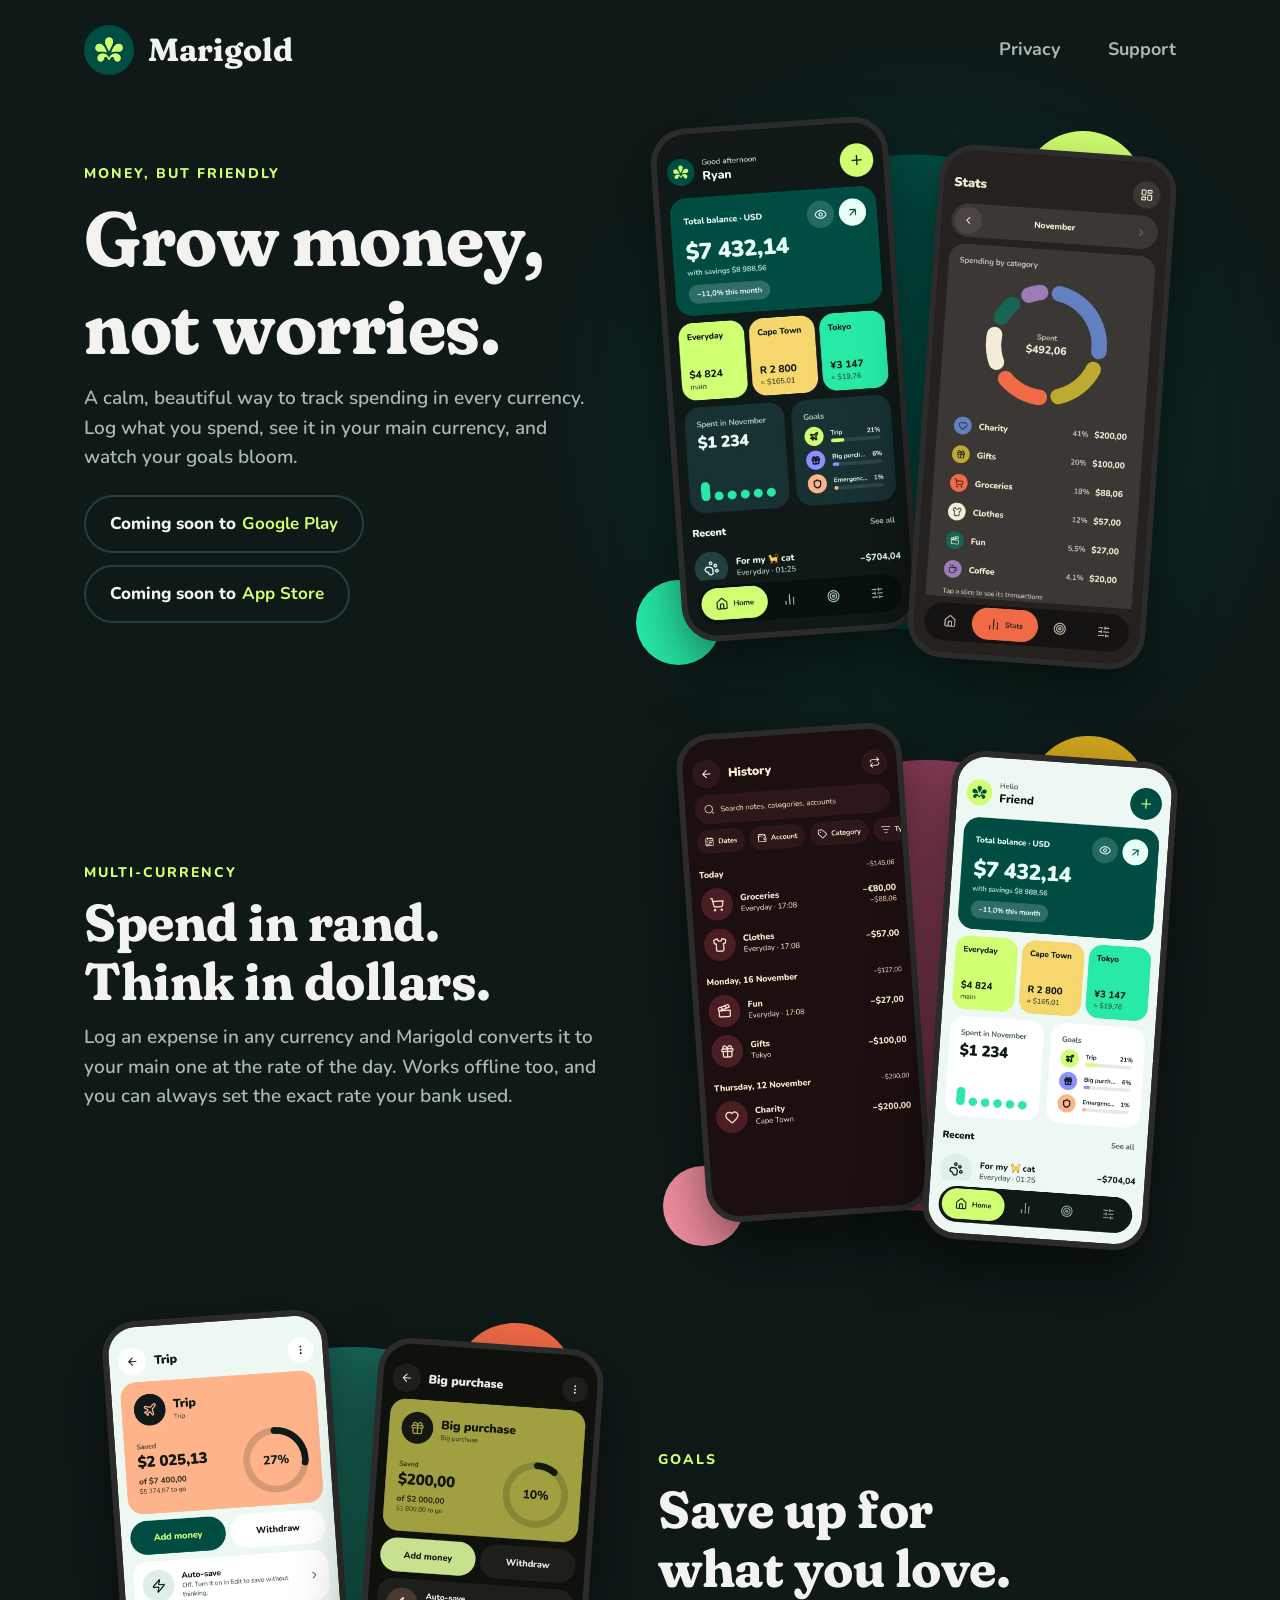
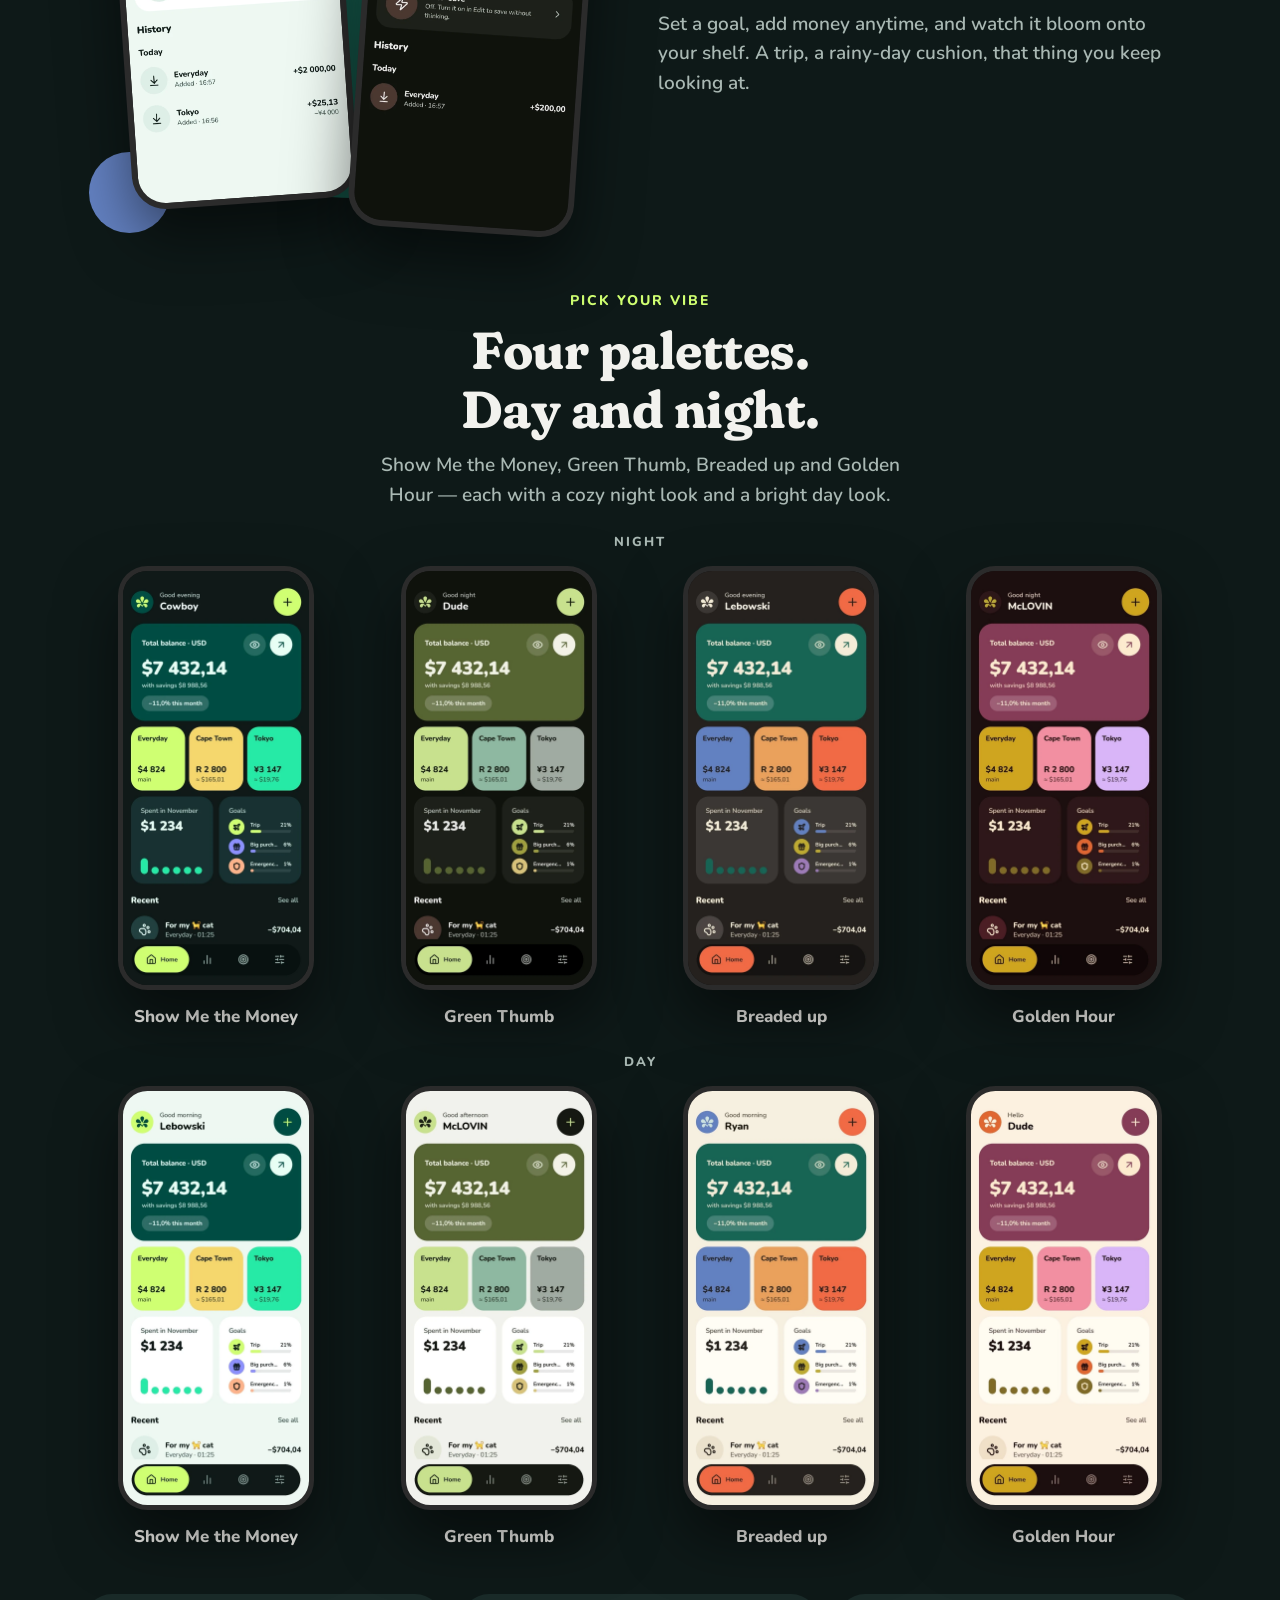
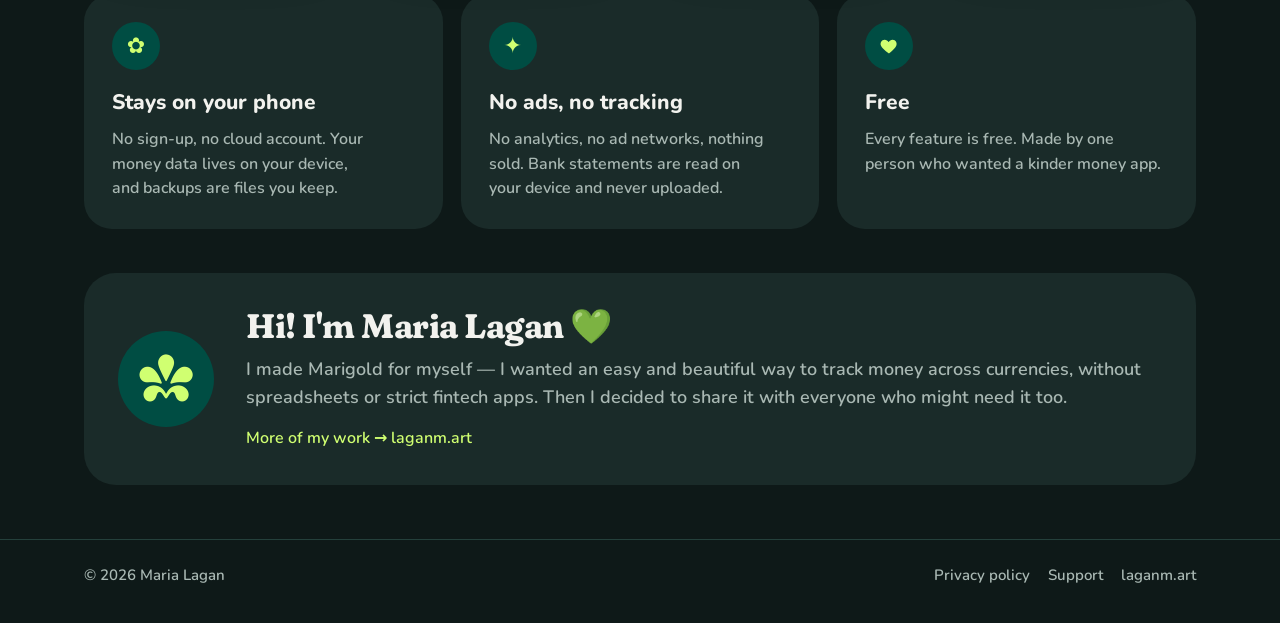
<file: index.html>
<!doctype html>
<html lang="en">
<head>
<meta charset="utf-8">
<meta name="viewport" content="width=device-width,initial-scale=1">
<title>Marigold — Grow money, not worries</title>
<meta name="description" content="A calm, friendly money tracker for every currency. Spend in any currency, see it in yours. Goals, budgets, day and night palettes. Free, no ads, your data stays with you.">
<meta property="og:title" content="Marigold — Grow money, not worries">
<meta property="og:description" content="A calm, friendly money tracker for every currency.">
<meta property="og:image" content="https://marigold.laganm.art/img/og.jpg">
<meta property="og:url" content="https://marigold.laganm.art/">
<meta name="theme-color" content="#0E1918">
<link rel="icon" href="favicon.png">
<link rel="apple-touch-icon" href="img/icon-192.png">
<link rel="stylesheet" href="style.css">
</head>
<body>
<div class="wrap">
  <header class="nav">
    <a class="brand serif" href="./"><img src="img/icon-192.png" alt="">Marigold</a>
    <nav class="nav-links"><a href="privacy.html">Privacy</a><a href="support.html">Support</a></nav>
  </header>

  <main>
    <section class="hero">
      <div>
        <span class="kicker">Money, but friendly</span>
        <h1 class="serif">Grow money,<br>not worries.</h1>
        <p class="lead">A calm, beautiful way to track spending in every currency. Log what you spend, see it in your main currency, and watch your goals bloom.</p>
        <div class="badges"><span class="badge soon">Coming soon to <b>Google Play</b></span><span class="badge soon">Coming soon to <b>App Store</b></span></div>
      </div>
      <div class="scene " style="--c1:#004d43;--c2:#d0ff71;--c3:#27eaa6"><span class="blob b1"></span><span class="blob b2"></span><span class="blob b3"></span><div class="phone" style="--r:-4deg;--y:0px"><img src="img/hero_home.webp" alt="Marigold home screen" width="756" height="1664" loading="lazy"></div><div class="phone" style="--r:4deg;--y:28px"><img src="img/hero_stats.webp" alt="Stats screen" width="756" height="1664" loading="lazy"></div></div>
    </section>

    <section class="feature">
      <div class="text">
        <span class="kicker">Multi-currency</span>
        <h2 class="serif">Spend in rand.<br>Think in dollars.</h2>
        <p>Log an expense in any currency and Marigold converts it to your main one at the rate of the day. Works offline too, and you can always set the exact rate your bank used.</p>
      </div>
      <div class="scene " style="--c1:#863c57;--c2:#cfa51f;--c3:#f28fa1"><span class="blob b1"></span><span class="blob b2"></span><span class="blob b3"></span><div class="phone" style="--r:-4deg;--y:0px"><img src="img/mc_history.webp" alt="History with euros and dollars" width="756" height="1664" loading="lazy"></div><div class="phone" style="--r:4deg;--y:28px"><img src="img/mc_home.webp" alt="Home with rand, yen and dirham" width="756" height="1664" loading="lazy"></div></div>
    </section>

    <section class="feature flip">
      <div class="text">
        <span class="kicker">Goals</span>
        <h2 class="serif">Save up for<br>what you love.</h2>
        <p>Set a goal, add money anytime, and watch it bloom onto your shelf. A trip, a rainy-day cushion, that thing you keep looking at.</p>
      </div>
      <div class="scene " style="--c1:#186555;--c2:#f06a45;--c3:#6381c1"><span class="blob b1"></span><span class="blob b2"></span><span class="blob b3"></span><div class="phone" style="--r:-4deg;--y:0px"><img src="img/goal_trip.webp" alt="Trip goal" width="756" height="1664" loading="lazy"></div><div class="phone" style="--r:4deg;--y:28px"><img src="img/goal_big.webp" alt="Big purchase goal" width="756" height="1664" loading="lazy"></div></div>
    </section>

    <section class="center">
      <span class="kicker">Pick your vibe</span>
      <h2 class="serif">Four palettes.<br>Day and night.</h2>
      <p class="lead">Show Me the Money, Green Thumb, Breaded up and Golden Hour — each with a cozy night look and a bright day look.</p>
      <p class="row-label">Night</p><div class="palettes"><figure class="pal"><div class="scene single" style="--c1:#004d43;--c2:#d0ff71;--c3:#27eaa6"><span class="blob b1"></span><span class="blob b2"></span><span class="blob b3"></span><div class="phone" style="--r:0deg;--y:0px"><img src="img/n_money.webp" alt="Show Me the Money" width="756" height="1664" loading="lazy"></div></div><figcaption>Show Me the Money</figcaption></figure><figure class="pal"><div class="scene single" style="--c1:#566433;--c2:#c8e18d;--c3:#8eb8a0"><span class="blob b1"></span><span class="blob b2"></span><span class="blob b3"></span><div class="phone" style="--r:0deg;--y:0px"><img src="img/n_green.webp" alt="Green Thumb" width="756" height="1664" loading="lazy"></div></div><figcaption>Green Thumb</figcaption></figure><figure class="pal"><div class="scene single" style="--c1:#186555;--c2:#f06a45;--c3:#6381c1"><span class="blob b1"></span><span class="blob b2"></span><span class="blob b3"></span><div class="phone" style="--r:0deg;--y:0px"><img src="img/n_bread.webp" alt="Breaded up" width="756" height="1664" loading="lazy"></div></div><figcaption>Breaded up</figcaption></figure><figure class="pal"><div class="scene single" style="--c1:#863c57;--c2:#cfa51f;--c3:#f28fa1"><span class="blob b1"></span><span class="blob b2"></span><span class="blob b3"></span><div class="phone" style="--r:0deg;--y:0px"><img src="img/n_gold.webp" alt="Golden Hour" width="756" height="1664" loading="lazy"></div></div><figcaption>Golden Hour</figcaption></figure></div><p class="row-label">Day</p><div class="palettes"><figure class="pal"><div class="scene single" style="--c1:#004d43;--c2:#d0ff71;--c3:#27eaa6"><span class="blob b1"></span><span class="blob b2"></span><span class="blob b3"></span><div class="phone" style="--r:0deg;--y:0px"><img src="img/d_money.webp" alt="Show Me the Money" width="756" height="1664" loading="lazy"></div></div><figcaption>Show Me the Money</figcaption></figure><figure class="pal"><div class="scene single" style="--c1:#566433;--c2:#c8e18d;--c3:#8eb8a0"><span class="blob b1"></span><span class="blob b2"></span><span class="blob b3"></span><div class="phone" style="--r:0deg;--y:0px"><img src="img/d_green.webp" alt="Green Thumb" width="756" height="1664" loading="lazy"></div></div><figcaption>Green Thumb</figcaption></figure><figure class="pal"><div class="scene single" style="--c1:#186555;--c2:#f06a45;--c3:#6381c1"><span class="blob b1"></span><span class="blob b2"></span><span class="blob b3"></span><div class="phone" style="--r:0deg;--y:0px"><img src="img/d_bread.webp" alt="Breaded up" width="756" height="1664" loading="lazy"></div></div><figcaption>Breaded up</figcaption></figure><figure class="pal"><div class="scene single" style="--c1:#863c57;--c2:#cfa51f;--c3:#f28fa1"><span class="blob b1"></span><span class="blob b2"></span><span class="blob b3"></span><div class="phone" style="--r:0deg;--y:0px"><img src="img/d_gold.webp" alt="Golden Hour" width="756" height="1664" loading="lazy"></div></div><figcaption>Golden Hour</figcaption></figure></div>
    </section>

    <section>
      <div class="cards">
        <div class="card"><div class="dot">✿</div><h3>Stays on your phone</h3><p>No sign-up, no cloud account. Your money data lives on your device, and backups are files you keep.</p></div>
        <div class="card"><div class="dot">✦</div><h3>No ads, no tracking</h3><p>No analytics, no ad networks, nothing sold. Bank statements are read on your device and never uploaded.</p></div>
        <div class="card"><div class="dot"><svg width="20" height="20" viewBox="0 0 24 24" aria-hidden="true"><path fill="currentColor" d="M12 21s-7.5-4.6-9.6-9.2C.9 8.4 3 4.5 6.8 4.5c2.1 0 3.6 1.2 4.4 2.5.2.3.5.3.7 0 .8-1.3 2.3-2.5 4.4-2.5 3.8 0 5.9 3.9 4.4 7.3C18.6 16.4 12 21 12 21z"/></svg></div><h3>Free</h3><p>Every feature is free. Made by one person who wanted a kinder money app.</p></div>
      </div>
    </section>

    <section>
      <div class="creator">
        <img src="img/icon-192.png" alt="">
        <div>
          <h2 class="serif">Hi! I'm Maria Lagan 💚</h2>
          <p>I made Marigold for myself — I wanted an easy and beautiful way to track money across currencies, without spreadsheets or strict fintech apps. Then I decided to share it with everyone who might need it too.</p>
          <a href="https://laganm.art/" target="_blank" rel="noopener">More of my work → laganm.art</a>
        </div>
      </div>
    </section>
  </main>
</div>

<footer>
  <div class="wrap">
    <span>© 2026 Maria Lagan</span>
    <nav><a href="privacy.html">Privacy policy</a><a href="support.html">Support</a><a href="https://laganm.art/" target="_blank" rel="noopener">laganm.art</a></nav>
  </div>
</footer>
</body>
</html>
</file>
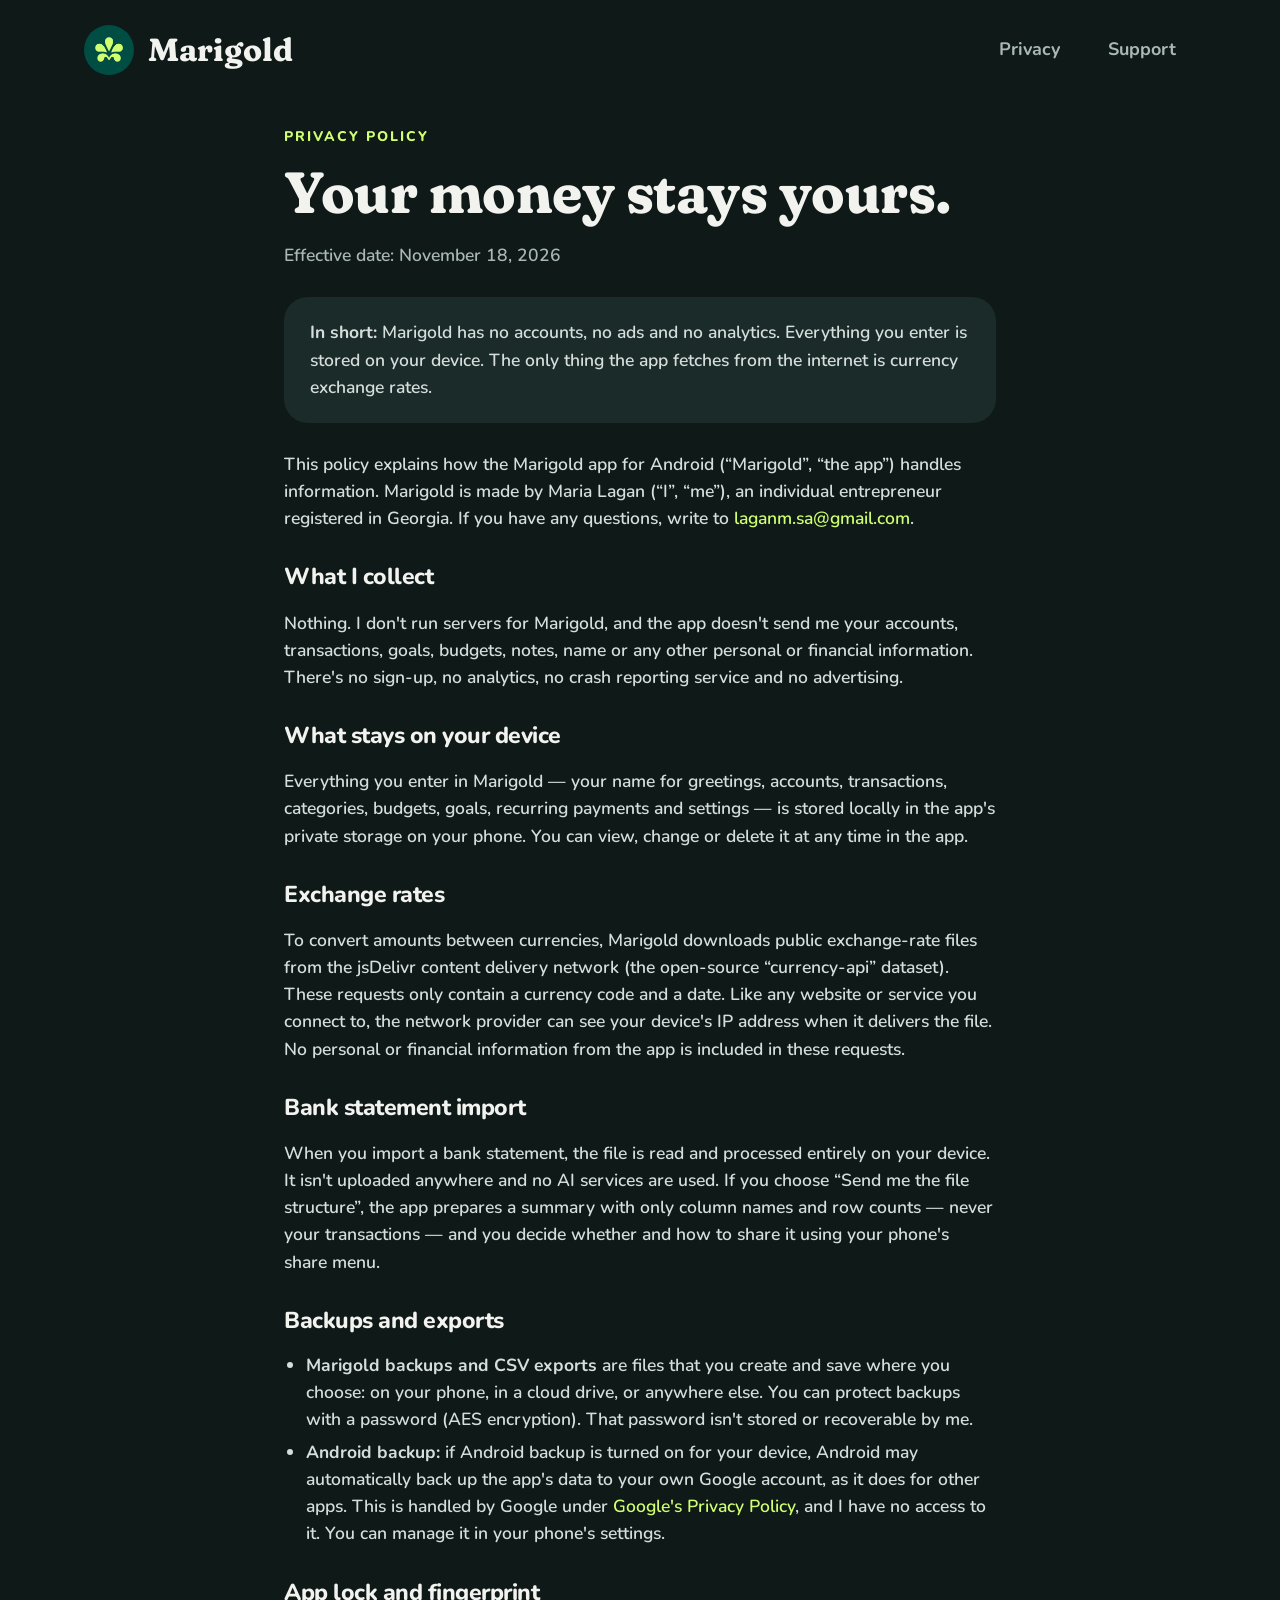
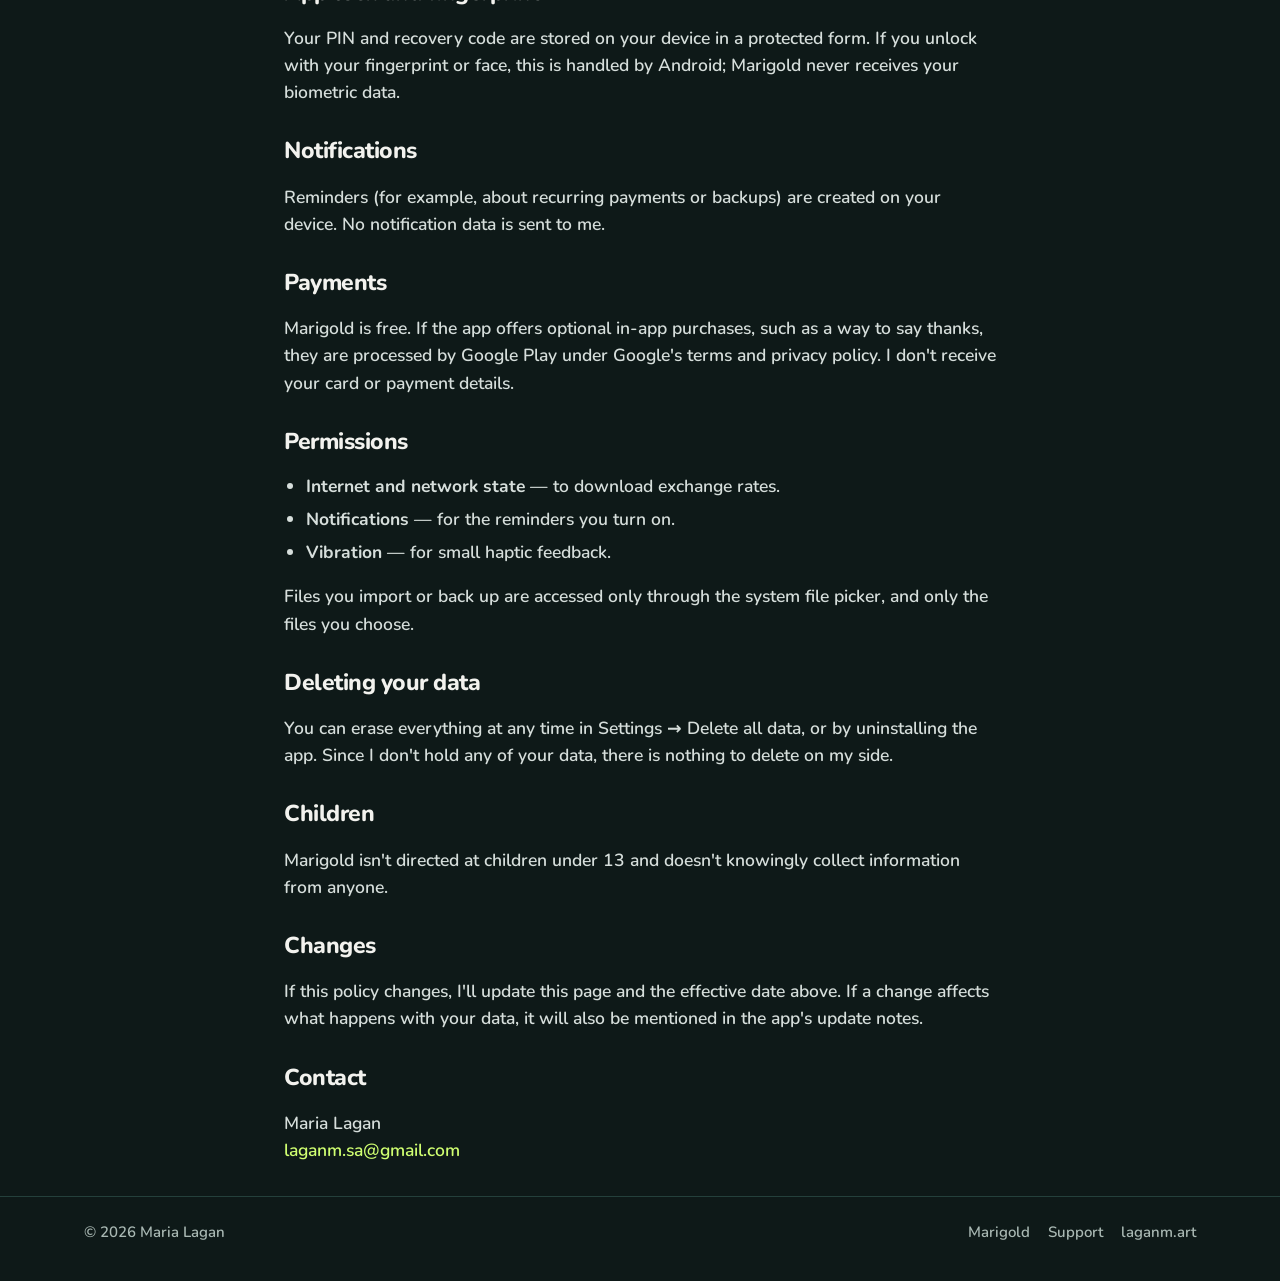
<file: privacy.html>
<!doctype html>
<html lang="en">
<head>
<meta charset="utf-8">
<meta name="viewport" content="width=device-width,initial-scale=1">
<title>Privacy policy — Marigold</title>
<meta name="description" content="How Marigold handles your data: it stays on your device. No account, no ads, no analytics.">
<meta name="theme-color" content="#0E1918">
<link rel="icon" href="favicon.png">
<link rel="stylesheet" href="style.css">
</head>
<body>
<div class="wrap">
  <header class="nav">
    <a class="brand serif" href="./"><img src="img/icon-192.png" alt="">Marigold</a>
    <nav class="nav-links"><a href="privacy.html">Privacy</a><a href="support.html">Support</a></nav>
  </header>
</div>

<main class="doc">
  <span class="kicker">Privacy policy</span>
  <h1 class="serif">Your money stays yours.</h1>
  <p class="meta">Effective date: November 18, 2026</p>

  <div class="note"><p><b>In short:</b> Marigold has no accounts, no ads and no analytics. Everything you enter is stored on your device. The only thing the app fetches from the internet is currency exchange rates.</p></div>

  <p>This policy explains how the Marigold app for Android (“Marigold”, “the app”) handles information. Marigold is made by Maria Lagan (“I”, “me”), an individual entrepreneur registered in Georgia. If you have any questions, write to <a href="mailto:laganm.sa@gmail.com">laganm.sa@gmail.com</a>.</p>

  <h2>What I collect</h2>
  <p>Nothing. I don't run servers for Marigold, and the app doesn't send me your accounts, transactions, goals, budgets, notes, name or any other personal or financial information. There's no sign-up, no analytics, no crash reporting service and no advertising.</p>

  <h2>What stays on your device</h2>
  <p>Everything you enter in Marigold — your name for greetings, accounts, transactions, categories, budgets, goals, recurring payments and settings — is stored locally in the app's private storage on your phone. You can view, change or delete it at any time in the app.</p>

  <h2>Exchange rates</h2>
  <p>To convert amounts between currencies, Marigold downloads public exchange-rate files from the jsDelivr content delivery network (the open-source “currency-api” dataset). These requests only contain a currency code and a date. Like any website or service you connect to, the network provider can see your device's IP address when it delivers the file. No personal or financial information from the app is included in these requests.</p>

  <h2>Bank statement import</h2>
  <p>When you import a bank statement, the file is read and processed entirely on your device. It isn't uploaded anywhere and no AI services are used. If you choose “Send me the file structure”, the app prepares a summary with only column names and row counts — never your transactions — and you decide whether and how to share it using your phone's share menu.</p>

  <h2>Backups and exports</h2>
  <ul>
    <li><b>Marigold backups and CSV exports</b> are files that you create and save where you choose: on your phone, in a cloud drive, or anywhere else. You can protect backups with a password (AES encryption). That password isn't stored or recoverable by me.</li>
    <li><b>Android backup:</b> if Android backup is turned on for your device, Android may automatically back up the app's data to your own Google account, as it does for other apps. This is handled by Google under <a href="https://policies.google.com/privacy" target="_blank" rel="noopener">Google's Privacy Policy</a>, and I have no access to it. You can manage it in your phone's settings.</li>
  </ul>

  <h2>App lock and fingerprint</h2>
  <p>Your PIN and recovery code are stored on your device in a protected form. If you unlock with your fingerprint or face, this is handled by Android; Marigold never receives your biometric data.</p>

  <h2>Notifications</h2>
  <p>Reminders (for example, about recurring payments or backups) are created on your device. No notification data is sent to me.</p>

  <h2>Payments</h2>
  <p>Marigold is free. If the app offers optional in-app purchases, such as a way to say thanks, they are processed by Google Play under Google's terms and privacy policy. I don't receive your card or payment details.</p>

  <h2>Permissions</h2>
  <ul>
    <li><b>Internet and network state</b> — to download exchange rates.</li>
    <li><b>Notifications</b> — for the reminders you turn on.</li>
    <li><b>Vibration</b> — for small haptic feedback.</li>
  </ul>
  <p>Files you import or back up are accessed only through the system file picker, and only the files you choose.</p>

  <h2>Deleting your data</h2>
  <p>You can erase everything at any time in Settings → Delete all data, or by uninstalling the app. Since I don't hold any of your data, there is nothing to delete on my side.</p>

  <h2>Children</h2>
  <p>Marigold isn't directed at children under 13 and doesn't knowingly collect information from anyone.</p>

  <h2>Changes</h2>
  <p>If this policy changes, I'll update this page and the effective date above. If a change affects what happens with your data, it will also be mentioned in the app's update notes.</p>

  <h2>Contact</h2>
  <p>Maria Lagan<br><a href="mailto:laganm.sa@gmail.com">laganm.sa@gmail.com</a></p>
</main>

<footer>
  <div class="wrap">
    <span>© 2026 Maria Lagan</span>
    <nav><a href="./">Marigold</a><a href="support.html">Support</a><a href="https://laganm.art/" target="_blank" rel="noopener">laganm.art</a></nav>
  </div>
</footer>
</body>
</html>
</file>
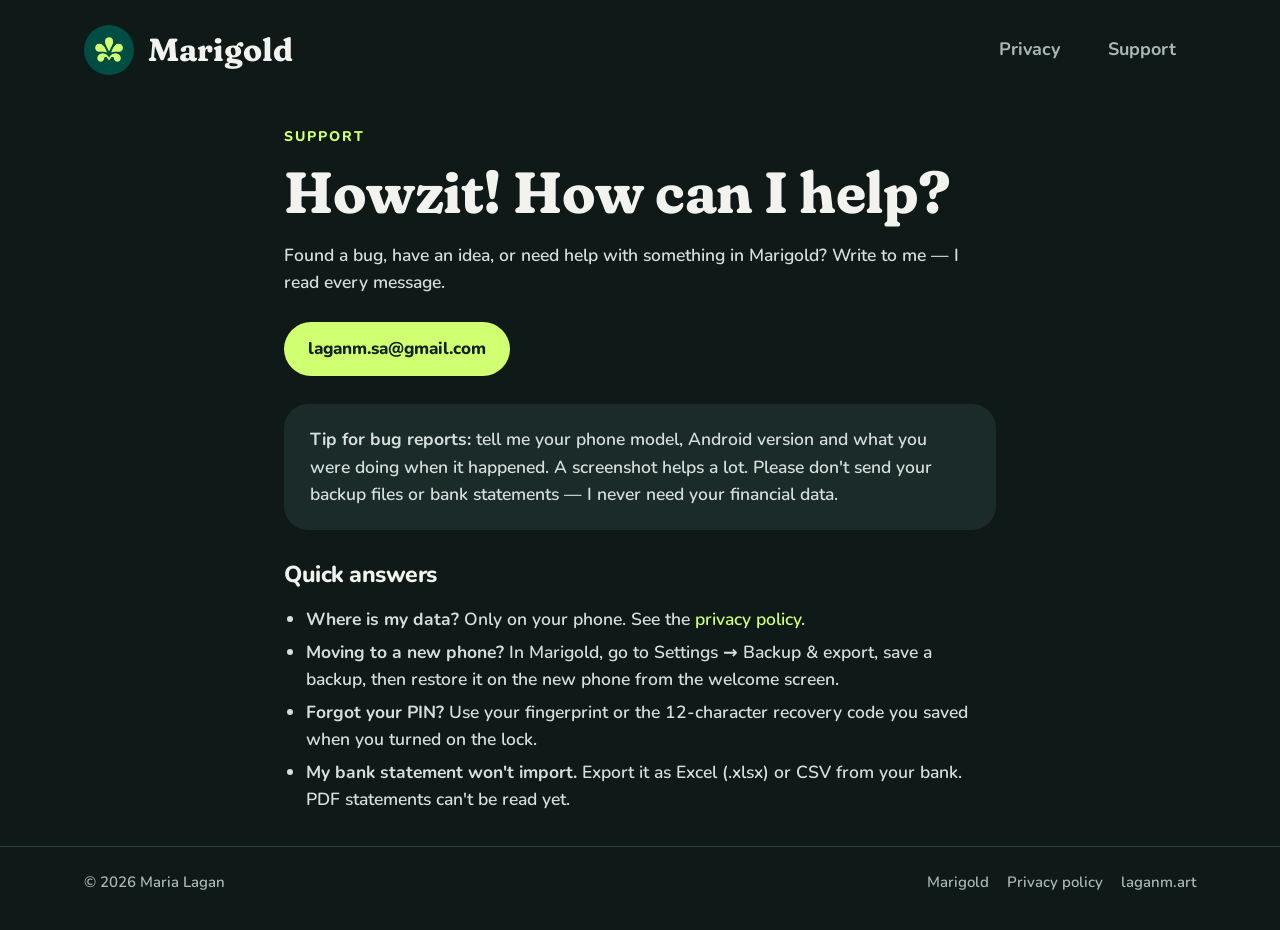
<file: support.html>
<!doctype html>
<html lang="en">
<head>
<meta charset="utf-8">
<meta name="viewport" content="width=device-width,initial-scale=1">
<title>Support — Marigold</title>
<meta name="description" content="Questions, ideas or a bug in Marigold? Get in touch.">
<meta name="theme-color" content="#0E1918">
<link rel="icon" href="favicon.png">
<link rel="stylesheet" href="style.css">
</head>
<body>
<div class="wrap">
  <header class="nav">
    <a class="brand serif" href="./"><img src="img/icon-192.png" alt="">Marigold</a>
    <nav class="nav-links"><a href="privacy.html">Privacy</a><a href="support.html">Support</a></nav>
  </header>
</div>

<main class="doc">
  <span class="kicker">Support</span>
  <h1 class="serif">Howzit! How can I help?</h1>
  <p>Found a bug, have an idea, or need help with something in Marigold? Write to me — I read every message.</p>
  <a class="badge contact" href="mailto:laganm.sa@gmail.com?subject=Marigold">laganm.sa@gmail.com</a>

  <div class="note"><p><b>Tip for bug reports:</b> tell me your phone model, Android version and what you were doing when it happened. A screenshot helps a lot. Please don't send your backup files or bank statements — I never need your financial data.</p></div>

  <h2>Quick answers</h2>
  <ul>
    <li><b>Where is my data?</b> Only on your phone. See the <a href="privacy.html">privacy policy</a>.</li>
    <li><b>Moving to a new phone?</b> In Marigold, go to Settings → Backup &amp; export, save a backup, then restore it on the new phone from the welcome screen.</li>
    <li><b>Forgot your PIN?</b> Use your fingerprint or the 12-character recovery code you saved when you turned on the lock.</li>
    <li><b>My bank statement won't import.</b> Export it as Excel (.xlsx) or CSV from your bank. PDF statements can't be read yet.</li>
  </ul>
</main>

<footer>
  <div class="wrap">
    <span>© 2026 Maria Lagan</span>
    <nav><a href="./">Marigold</a><a href="privacy.html">Privacy policy</a><a href="https://laganm.art/" target="_blank" rel="noopener">laganm.art</a></nav>
  </div>
</footer>
</body>
</html>
</file>
<file: style.css>
@font-face{font-family:Nunito;font-weight:600;font-display:swap;src:url(fonts/nunito-latin-600-normal.woff2) format("woff2")}
@font-face{font-family:Nunito;font-weight:700;font-display:swap;src:url(fonts/nunito-latin-700-normal.woff2) format("woff2")}
@font-face{font-family:Nunito;font-weight:800;font-display:swap;src:url(fonts/nunito-latin-800-normal.woff2) format("woff2")}
@font-face{font-family:Fraunces;font-weight:100 900;font-display:swap;src:url(fonts/fraunces-latin-full-normal.woff2) format("woff2")}

:root{
  --bg:#0E1918; --bg2:#13211F; --card:#1A2B29; --line:#24403B;
  --text:#F2F2EE; --muted:#A9B8B3; --lime:#D0FF71; --emerald:#004D43;
  --radius:32px;
}
*{box-sizing:border-box}
html{scroll-behavior:smooth}
html,body{overflow-x:clip}
body{margin:0;background:var(--bg);color:var(--text);font-family:Nunito,system-ui,sans-serif;font-weight:600;line-height:1.55;-webkit-font-smoothing:antialiased}
a{color:var(--lime);text-decoration:none}
a:hover{text-decoration:underline}
img{max-width:100%;display:block}
.wrap{max-width:1160px;margin:0 auto;padding:0 24px}
.serif{font-family:Fraunces,Georgia,serif;font-weight:700;font-variation-settings:"SOFT" 100,"WONK" 1}

/* nav */
.nav{display:flex;align-items:center;justify-content:space-between;gap:12px;padding:18px 0}
.brand{display:flex;align-items:center;gap:12px;color:var(--text);font-size:26px}
.brand:hover{text-decoration:none}
.brand img{width:40px;height:40px;border-radius:50%}
.nav-links{display:flex;gap:8px}
.nav-links a{color:var(--muted);padding:10px 16px;border-radius:999px;font-weight:700}
.nav-links a:hover{background:var(--card);color:var(--text);text-decoration:none}

/* hero */
.hero{position:relative;display:grid;grid-template-columns:1fr 1.1fr;gap:32px;align-items:center;padding:8px 0 16px}
.hero::before{content:"";position:absolute;right:-10%;top:-10%;width:760px;height:760px;border-radius:50%;
  background:radial-gradient(closest-side,rgba(0,110,92,.35),rgba(0,110,92,0));z-index:-1}
.kicker{display:inline-block;color:var(--lime);font-weight:800;font-size:14px;letter-spacing:2px;text-transform:uppercase}
h1,h2{line-height:1.14;letter-spacing:-0.5px;text-wrap:balance}
p,li,figcaption{text-wrap:pretty}
h1{font-size:clamp(42px,6vw,78px);margin:10px 0 14px}
.lead{font-size:19px;color:var(--muted);max-width:520px;margin:0 0 22px}
.badge{display:inline-flex;align-items:center;gap:6px;white-space:nowrap;background:var(--lime);color:#13211F;font-weight:800;padding:14px 24px;border-radius:999px;font-size:17px}
.badge.soon{background:transparent;color:var(--text);border:2px solid var(--line)}
.badge.soon b{color:var(--lime)}
.badges{display:flex;flex-wrap:wrap;gap:12px}
.palette{border-radius:var(--radius);padding:28px 24px 20px;margin-top:16px}
.palette.night{background:#0D1817;border:1px solid var(--line)}
.palette.day{background:#EEECE6}
.palette img{margin:0 auto;max-width:1060px;width:100%}

/* phones floating over palette circles */
.scene{position:relative;display:flex;justify-content:center;align-items:center;gap:20px;padding:14px 0 40px;isolation:isolate}
.phone{position:relative;width:min(250px,42%);aspect-ratio:390/844;border:6px solid #2B2B2B;border-radius:15% / 6.9%;overflow:hidden;background:#111;
  box-shadow:0 28px 60px rgba(0,0,0,.5);transform:translateY(var(--y,0px)) rotate(var(--r,0deg));transition:transform .7s cubic-bezier(.2,.8,.2,1)}
.phone img{width:100%;height:100%;object-fit:cover;display:block}
.scene:hover .phone{transform:translateY(calc(var(--y,0px) - 10px)) rotate(calc(var(--r,0deg) * .5))}
.blob{position:absolute;border-radius:50%;z-index:-1;transition:transform .9s cubic-bezier(.2,.8,.2,1)}
.b1{width:84%;aspect-ratio:1;background:var(--c1);left:8%;top:50%;transform:translateY(-50%)}
.b2{width:22%;aspect-ratio:1;background:var(--c2);right:9%;top:4%}
.b3{width:15%;aspect-ratio:1;background:var(--c3);left:1%;bottom:2%}
.scene:hover .b1{transform:translateY(-50%) scale(1.04)}
.scene:hover .b2{transform:translate(-10px,8px)}
.scene:hover .b3{transform:translate(8px,-8px)}
.scene.single{padding:14px 0 10px}
.scene.single .phone{width:74%;border-width:5px}
.scene.single .blob{display:none}
.scene.single .b1{width:92%;left:4%}
.scene.single .b2{width:30%;right:0;top:2%}
.scene.single .b3{width:20%;left:0;bottom:4%}
.palettes{display:grid;grid-template-columns:repeat(4,1fr);gap:18px}
.pal{margin:0}
.pal figcaption{font-weight:800;font-size:17px;margin-top:4px}
.row-label{color:var(--muted);font-weight:800;letter-spacing:2px;text-transform:uppercase;font-size:13px;margin:22px 0 0}
@media (prefers-reduced-motion:reduce){.phone,.blob{transition:none}}

/* feature rows */
section{padding:22px 0}
.feature{display:grid;grid-template-columns:1fr 1fr;gap:36px;align-items:center}
.feature.flip .text{order:2}
.feature h2,.center h2{font-size:clamp(32px,4.2vw,52px);margin:8px 0 12px}
.feature p{color:var(--muted);font-size:19px;margin:0;max-width:30em}
.center{text-align:center}
.center .lead{margin:0 auto 22px}

/* cards */
.cards{display:grid;grid-template-columns:repeat(3,1fr);gap:18px}
.card{background:var(--card);border-radius:28px;padding:28px}
.card .dot{width:48px;height:48px;border-radius:50%;background:var(--emerald);display:grid;place-items:center;color:var(--lime);font-size:22px;margin-bottom:16px}
.card h3{margin:0 0 8px;font-size:21px;font-weight:800}
.card p{margin:0;color:var(--muted);text-wrap:balance;padding-right:6px}

/* creator */
.creator{background:var(--card);border-radius:var(--radius);padding:34px;display:grid;grid-template-columns:auto 1fr;gap:32px;align-items:center}
.creator img{width:96px;height:96px;border-radius:50%}
.creator h2{font-size:34px;margin:0 0 10px}
.creator p{color:var(--muted);margin:0 0 14px;font-size:18px}

/* footer */
footer{border-top:1px solid var(--line);margin-top:32px;padding:24px 0 36px;color:var(--muted);font-size:15px}
footer .wrap{display:flex;justify-content:space-between;gap:16px;flex-wrap:wrap}
footer a{color:var(--muted)}
footer nav{display:flex;gap:18px}

/* doc pages */
.doc{max-width:760px;margin:0 auto;padding:24px 24px 0}
.doc h1{font-size:clamp(38px,5vw,58px)}
.doc h2{font-family:Nunito,system-ui,sans-serif;font-weight:800;font-size:23px;line-height:1.3;margin:30px 0 8px}
.doc p,.doc li{color:#D6DEDB;font-size:17.5px}
.doc ul{padding-left:22px}
.doc li{margin:6px 0}
.doc .meta{color:var(--muted)}
.note{background:var(--card);border-radius:24px;padding:22px 26px;margin:28px 0}
.note p{margin:0}
.contact{display:inline-flex;margin-top:8px}

@media (min-width:861px){
  .nav{padding:24px 0}
  .brand{font-size:32px;gap:14px}
  .brand img{width:50px;height:50px}
  .nav-links a{font-size:18px;padding:12px 20px}
}
@media (max-width:860px){
  .hero,.feature{grid-template-columns:1fr}
  .feature.flip .text{order:0}
  .cards{grid-template-columns:1fr}
  .creator{grid-template-columns:1fr;padding:30px}
  .hero{padding-top:24px}
  .nav-links a{padding:8px 10px}
  .palettes{grid-template-columns:repeat(2,1fr)}
}

@media (max-width:480px){
  .brand{font-size:22px;gap:10px}
  .brand img{width:34px;height:34px}
  .nav-links{gap:2px}
  .nav-links a{font-size:15px;padding:8px 8px}
  .badge{font-size:15px;padding:12px 18px}
  .lead{font-size:17px}
}
@media (max-width:359px){
  .brand{font-size:20px;gap:8px}
  .brand img{width:30px;height:30px}
  .nav-links a{font-size:14px;padding:6px 5px}
}
</file>
